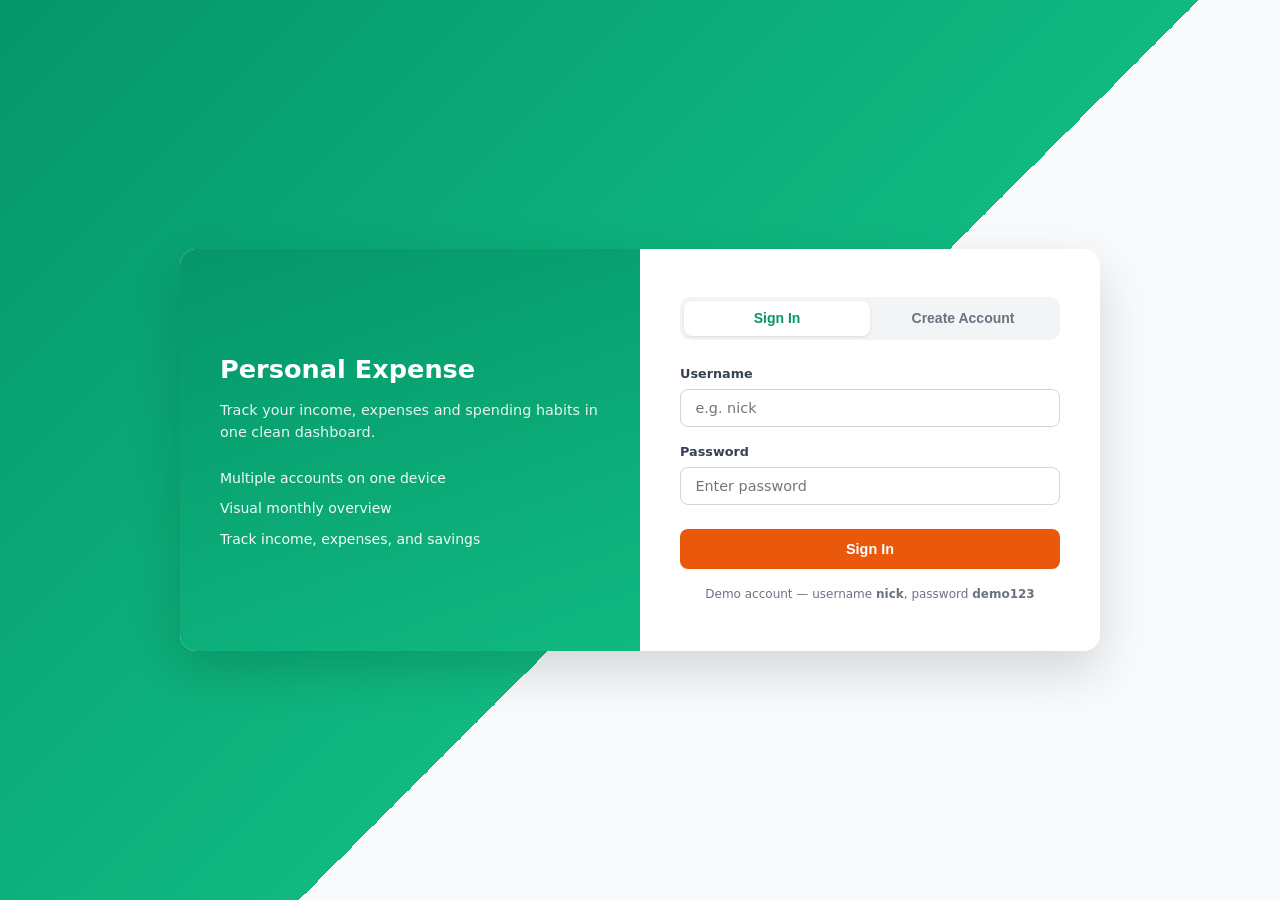
<file: Expense_Tracker_/index.html>
<!DOCTYPE html>
<html lang="en">

<head>
    <meta charset="UTF-8">
    <meta name="viewport" content="width=device-width, initial-scale=1.0">
    <title>Personal Expense Tracker</title>
    <link rel="stylesheet" href="style.css">
</head>

<body>
    <div class="header">
        <h1 id="greeting">Good Morning!</h1>
        <div class="header-controls">
            <select class="dropdown" id="headerPeriod">
                <option value="daily">Daily</option>
                <option value="weekly">Weekly</option>
                <option value="monthly" selected>Monthly</option>
            </select>

            <label class="date-picker">
                <input type="date" id="refDate">
            </label>

            <div class="user-menu">
                <div class="user-avatar" id="userAvatar">N</div>
                <div class="user-dropdown" id="userDropdown">
                    <div class="user-dropdown-name" id="userDropdownName">Nick Kenter</div>
                    <button id="logoutBtn">Log out</button>
                </div>
            </div>
        </div>
    </div>

    <div class="main-content">
        <div class="budget-alert" id="budgetAlert" role="alert">
            <span id="budgetAlertText"></span>
            <button class="budget-alert-close" id="budgetAlertClose" aria-label="Dismiss">Close</button>
        </div>

        <div class="dashboard-grid">
            <div class="card">
                <div class="card-header">
                    <h3 class="card-title">Monthly Income</h3>
                </div>
                <div class="amount income-amount" id="incomeAmount">৳0.00</div>
                <div class="change" id="incomeChange">
                    <span>vs Last month</span>
                </div>
            </div>

            <div class="card">
                <div class="card-header">
                    <h3 class="card-title">Monthly Expenses</h3>
                </div>
                <div class="amount expense-amount" id="expenseAmount">৳0.00</div>
                <div class="change" id="expenseChange">
                    <span>vs Last month</span>
                </div>
            </div>

            <div class="card">
                <div class="card-header">
                    <h3 class="card-title">Monthly Savings</h3>
                </div>
                <div class="amount savings-amount" id="savingsAmount">৳0.00</div>
                <div class="change savings-change" id="savingsChange">
                    <span>set aside this month</span>
                </div>
            </div>

            <div class="card my-card">
                <div class="card-header">
                    <h3 class="card-title">My Card</h3>
                </div>
                <div style="font-size: 0.75rem; opacity: 0.8; margin-bottom: 1rem;">Linked to your primary wallet</div>

                <div class="card-number">5435 2735 0037 0015</div>
                <div class="card-holder" id="cardHolder">Person</div>

                <div class="spending-section">
                    <div style="margin-bottom: 0.5rem; font-size: 0.875rem; opacity: 0.9;">Spending Limit</div>
                    <div class="spending-limit" id="spendingLimitText">৳4,645.00</div>
                    <div class="spending-used" id="spendingUsedText">used from ৳12,645.00</div>
                    <div class="progress-bar">
                        <div class="progress-fill" id="progressFill"></div>
                    </div>
                </div>
            </div>

        </div>

        <div class="chart-section">
            <div class="card">
                <div class="card-header">
                    <h3 class="card-title">Income vs Expenses</h3>
                    <div style="display: flex; gap: 1rem; ">
                        <div class="dropdown" id="chartYearLabel">Yearly</div>
                    </div>
                </div>

                <div class="chart-container" id="chartContainer">
                    <!-- bars injected by script.js -->
                </div>

                <div class="chart-labels" id="chartLabels"></div>
                <div class="chart-legend" aria-label="Chart legend">
                    <span>Income</span>
                    <span>Expenses</span>
                </div>
            </div>

            <div class="card">
                <div class="card-header">
                    <h3 class="card-title">All Expenses</h3>
                </div>

                <div style="font-size: 0.75rem; color: #6b7280; margin-bottom: 1rem;">Spending breakdown by category
                </div>

                <div class="expenses-breakdown">
                    <div class="total-expenses" id="allExpensesTotal">৳0.00</div>

                    <div class="period-tabs" id="periodTabs">
                        <span class="period-tab" data-period="daily">Daily</span>
                        <span class="period-tab" data-period="weekly">Weekly</span>
                        <span class="period-tab active" data-period="monthly">Monthly</span>
                    </div>

                    <div class="period-amounts">
                        <span>Daily</span>
                        <span>Weekly</span>
                        <span>Monthly</span>
                    </div>

                    <div class="period-values">
                        <span id="dailyValue">৳0</span>
                        <span id="weeklyValue">৳0</span>
                        <span id="monthlyValue">৳0</span>
                    </div>

                    <div class="color-bar"></div>

                    <div class="expense-categories">
                        <ul class="expense-categories" id="categoryList">
                            <!-- injected by script.js -->
                        </ul>
                    </div>
                </div>
            </div>
        </div>

        <div class="card transactions-section">
            <div class="card-header">
                <h3 class="card-title">Recent Transactions</h3>
                <div class="filters">
                    <button class="filter-btn" id="sortBtn">
                        Sort
                    </button>
                    <div class="filter-wrap">
                        <button class="filter-btn" id="filterBtn">
                            Filter
                        </button>
                        <div class="filter-panel" id="filterPanel">
                            <label>Type</label>
                            <select id="filterType">
                                <option value="all">All</option>
                                <option value="income">Income</option>
                                <option value="expense">Expense</option>
                                <option value="saving">Savings</option>
                            </select>
                            <label>Category</label>
                            <select id="filterCategory">
                                <option value="all">All</option>
                            </select>
                            <button class="auth-submit-btn" id="applyFilterBtn">Apply</button>
                            <button class="filter-clear-btn" id="clearFilterBtn">Clear filter</button>
                        </div>
                    </div>
                </div>
            </div>

            <table class="transactions-table">
                <thead>
                    <tr>
                        <th>Date</th>
                        <th>Category</th>
                        <th>Amount</th>
                        <th>Status</th>
                        <th>Action</th>
                    </tr>
                </thead>

                <tbody id="transactionsBody">
                    <!-- injected by script.js -->
                </tbody>
            </table>
            <p class="empty-state" id="emptyState" style="display:none;"></p>
        </div>

    </div>

    <!-- Floating action buttons -->
    <div class="fab-wrap">
        <div class="fab-menu" id="fabMenu">
            <button data-type="income">Add Income</button>
            <button data-type="expense">Add Expense</button>
            <button data-type="saving">Add Savings</button>
        </div>
        <button class="fab fab-add" id="fabAdd">Add</button>
        <button class="fab fab-logout" id="fabLogout" title="Log out">Log out</button>
    </div>

    <!-- Add Income Modal -->
    <div class="modal-overlay" id="incomeModal">
        <div class="modal">
            <div class="modal-header">
                <h3>Add Income</h3>
                <button class="modal-close" data-close="incomeModal">Close</button>
            </div>
            <form id="incomeForm">
                <label>Amount</label>
                <input type="number" step="0.01" min="0.01" id="incomeAmountInput" placeholder="Enter amount" required>

                <label>Category</label>
                <select id="incomeCategory" required>
                    <option value="" disabled selected>Select category</option>
                    <option>Salary</option>
                    <option>Freelance</option>
                    <option>Investment</option>
                    <option>Gift</option>
                    <option>Other</option>
                </select>

                <label>Description</label>
                <input type="text" id="incomeDescription" placeholder="Enter description">

                <label>Date</label>
                <input type="date" id="incomeDate" required>

                <div class="modal-actions">
                    <button type="button" class="modal-cancel-btn" data-close="incomeModal">Cancel</button>
                    <button type="submit" class="modal-save-btn">Add Income</button>
                </div>
            </form>
        </div>
    </div>

    <!-- Add Expense Modal -->
    <div class="modal-overlay" id="expenseModal">
        <div class="modal">
            <div class="modal-header">
                <h3>Add Expense</h3>
                <button class="modal-close" data-close="expenseModal">Close</button>
            </div>
            <form id="expenseForm">
                <label>Amount</label>
                <input type="number" step="0.01" min="0.01" id="expenseAmountInput" placeholder="Enter amount" required>

                <label>Category</label>
                <select id="expenseCategory" required>
                    <option value="" disabled selected>Select category</option>
                    <option>Food & Health</option>
                    <option>Entertainments</option>
                    <option>Shopping</option>
                    <option>Investment</option>
                    <option>Transport</option>
                    <option>Subscription</option>
                    <option>Bills</option>
                    <option>Other</option>
                </select>

                <label>Description</label>
                <input type="text" id="expenseDescription" placeholder="Enter description">

                <label>Date</label>
                <input type="date" id="expenseDate" required>

                <div class="modal-actions">
                    <button type="button" class="modal-cancel-btn" data-close="expenseModal">Cancel</button>
                    <button type="submit" class="modal-save-btn">Add Expense</button>
                </div>
            </form>
        </div>
    </div>

    <!-- Add Savings Modal -->
    <div class="modal-overlay" id="savingModal">
        <div class="modal">
            <div class="modal-header">
                <h3>Add Savings</h3>
                <button class="modal-close" type="button" data-close="savingModal">Close</button>
            </div>
            <form id="savingForm">
                <label for="savingAmountInput">Amount</label>
                <input type="number" step="0.01" min="0.01" id="savingAmountInput" placeholder="Enter amount" required>

                <label for="savingCategory">Goal</label>
                <select id="savingCategory" required>
                    <option value="" disabled selected>Select a goal</option>
                    <option>Emergency fund</option>
                    <option>Travel</option>
                    <option>Education</option>
                    <option>Home</option>
                    <option>Other</option>
                </select>

                <label for="savingDescription">Description</label>
                <input type="text" id="savingDescription" placeholder="Optional note">

                <label for="savingDate">Date</label>
                <input type="date" id="savingDate" required>

                <div class="modal-actions">
                    <button type="button" class="modal-cancel-btn" data-close="savingModal">Cancel</button>
                    <button type="submit" class="modal-save-btn">Add Savings</button>
                </div>
            </form>
        </div>
    </div>

    <div class="toast" id="toast"></div>

    <script src="common.js"></script>
    <script src="script.js"></script>
</body>

</html>
</file>
<file: Expense_Tracker_/style.css>
*{
    margin: 0;
    padding: 0;
    box-sizing: border-box;
}

body {
    font-family: system-ui, -apple-system, BlinkMacSystemFont, 'Segoe UI', Roboto, Oxygen, Ubuntu, Cantarell, 'Open Sans', 'Helvetica Neue', sans-serif;
    background: #f8fafc;
    color: #1e293b;
    line-height: 1.5;
}

.header {
    background: white;
    padding: 1.5rem 2rem;
    border-bottom: 1px solid #e3e8f0;
    display: flex;
    justify-content: space-between;
    align-items: center;
}

.header h1 {
    font-size: 1.5rem;
    font-weight: 600;
    color: #1e293b;
}

.header-controls {
    display: flex;
    gap: 1rem;
    align-items: center;
}

.dropdown {
    position: relative;
    background: white;
    border: 1px solid #d1d5db;
    border-radius: 8px;
    padding: 0.5rem 1rem;
    font-size: 0.875rem;
    cursor: pointer;
}

.date-picker {
    background: white;
    border: 1px solid #d1d5db;
    border-radius: 8px;
    padding: 0.5rem 1rem;
    font-size: 0.875rem;
    display: flex;
    align-items: center;
    gap: 0.5rem;
}

.export-btn {
    background: #ea580c;
    color: white;
    border: none;
    border-radius: 8px;
    padding: 0.5rem 1rem;
    font-size: 0.875rem;
    display: flex;
    align-items: center;
    gap: 0.5rem;
    cursor: pointer;
    font-family: inherit;
    font-weight: 600;
    transition: background 0.15s ease, transform 0.15s ease;
}

.export-btn:hover {
    background: #c2410c;
    transform: translateY(-1px);
}

.main-content {
    padding: 2rem;
    max-width: 1400px;
    margin: 0 auto;
}

.dashboard-grid {
    display: grid;
    grid-template-columns: repeat(4, minmax(0, 1fr));
    gap: 1.25rem;
    margin-bottom: 2rem;
}

.card {
    background: white;
    border-radius: 12px;
    padding: 1.5rem;
    box-shadow: 0 1px 3px rgba(0,0,0,0.1);
    min-width: 0;
}

.card-header {
    display: flex;
    justify-content: space-between;
    align-items: center;
    margin-bottom: 1rem;
}

.card-title {
    font-size: 1rem;
    font-weight: 600;
    color: #374151;
}

.amount {
    font-size: 2rem;
    font-weight: 700;
    margin-bottom: 0.5rem;
}

.change {
    font-size: 0.875rem;
    color: rgb(89, 196, 89);
    display: flex;
    align-items: center;
    gap: 0.25rem;
}

.my-card {
    background: linear-gradient(135deg, #059669 0%, #10b981 100%);
    color: white;
    position: relative;
    overflow: hidden;
}

.my-card .card-title {
    color: white;
}

.card-number {
    font-size: 1.25rem;
    letter-spacing: 0.1rem;
    margin-bottom: 1rem;
    font-family: "Courier New", monospace;
}

.spending-section {
    margin-top: 2rem;
}

.spending-limit {
    font-size: 1.25em;
    font-weight: 700;
    color: #1e293b;
}

.spending-used {
    font-size: 0.875rem;
    color: #6b7280;
    margin-bottom: 0.5rem;
}

.my-card .spending-used {
    color: rgba(255, 255, 255, 0.85);
}

.progress-bar {
    height: 6px;
    background: #f3f4f6;
    border-radius: 3px;
    overflow: hidden;
}

.progress-fill {
    height: 100%;
    background: #ea580c;
    width: 37%;
    border-radius: 3px;
}

.chart-section {
    grid-column: 1 / -1;
    display: grid;
    grid-template-columns: 2fr 1fr;
    gap: 2rem;
}

.chart-container {
    height: 300px;
    position: relative;
    display: flex;
    align-items: end;
    justify-content: space-between;
    padding: 1rem;
    background: #f8fafc;
    border-radius: 8px;
    margin-top: 1rem;
}

.chart-bar {
    width: 40px;
    background: #e5e7eb;
    border-radius: 4px 4px 0 0;
    position: relative;
    display: flex;
    flex-direction: column;
    justify-content: end;
}

.chart-bar.active {
    background: linear-gradient(to top, #ea580c, #fb923c);
}

.chart-bar-income {
    background: #10b981;
    margin-bottom: 3px;
    border-radius: 4px;
}

.chart-bar-expense {
    background: #ea580c;
    border-radius: 4px;   
}

.chart-labels {
    display: flex;
    justify-content: space-between;
    margin-top: 1rem;
    font-size: 0.75rem;
    color: #6b7280;
}

.chart-legend {
    display: flex;
    justify-content: center;
    gap: 1.25rem;
    margin-top: 0.75rem;
    color: #6b7280;
    font-size: 0.75rem;
}

.chart-legend span {
    display: inline-flex;
    align-items: center;
    gap: 0.35rem;
}

.expenses-breakdown {
    margin-top: 1rem;
}

.total-expenses {
    font-size: 1.75rem;
    font-weight: 700;
    margin-bottom: 1rem;
}

.period-tabs {
    display: flex;
    gap: 2rem;
    margin-bottom: 1rem;
    font-size: 0.875rem;
}

.period-tab {
    color: #6b7280;
    cursor: pointer;
}

.period-tab.active {
    color: #1e293b;
    font-weight: 600;
}

.period-amounts {
    display: flex;
    justify-content: space-between;
    margin-bottom: 1rem;
    font-size: 0.875rem;
    color: #6b7280;
}

.period-values {
    display: flex;
    justify-content: space-between;
    font-size: 1rem;
    font-weight: 600;
    margin-bottom: 1rem;
}

.color-bar {
    height: 6px;
    border-radius: 3px;
    background: linear-gradient(to right, #ea580c, #f59e0b, #eab308, #10b981);
    margin-bottom: 1rem;
}

.expense-categories {
    list-style: none;
}

.expense-category {
    display: flex;
    justify-content: space-between;
    align-items: center;
    padding: 0.5rem 0;
    border-bottom: 1px solid #f3f4f6;
}

.category-info {
    display: flex;
    align-items: center;
}

.transactions-section {
    grid-column: 1 / -1;
    overflow-x: auto;
}

.section-header {
    display: flex;
    justify-content: space-between;
    align-items: center;
    margin-bottom: 1rem;
}

.filters {
    display: flex;
    gap: 1rem;
}

.filter-btn {
    background: white;
    border: 1px solid #d1d5db;
    border-radius: 8px;
    padding: 0.5rem 1rem;
    cursor: pointer;
    display: flex;
    align-items: center;
    gap: 0.5rem;
}


/* =========================================================
   Additions: header controls, user menu, floating buttons,
   modals, filter panel, toast, chart tooltip, empty state
   ========================================================= */

select.dropdown {
    appearance: none;
    -webkit-appearance: none;
    font-family: inherit;
    color: #1e293b;
}

.date-picker input[type="date"] {
    border: none;
    background: transparent;
    font-family: inherit;
    font-size: 0.875rem;
    color: #1e293b;
}

.date-picker input[type="date"]:focus {
    outline: none;
}

.income-amount { color: #059669; }
.expense-amount { color: #dc2626; }
.savings-amount { color: #7c3aed; }
.savings-change { color: #7c3aed; }

.card-holder {
    font-size: 0.9rem;
    font-weight: 600;
    opacity: 0.95;
}

/* ---------- user menu ---------- */

.user-menu {
    position: relative;
}

.user-avatar {
    width: 36px;
    height: 36px;
    border-radius: 50%;
    background: #059669;
    color: white;
    display: flex;
    align-items: center;
    justify-content: center;
    font-weight: 700;
    cursor: pointer;
    font-size: 0.9rem;
}

.user-dropdown {
    position: absolute;
    right: 0;
    top: calc(100% + 0.5rem);
    background: white;
    border-radius: 10px;
    box-shadow: 0 8px 24px rgba(0,0,0,0.15);
    padding: 0.75rem;
    min-width: 180px;
    display: none;
    z-index: 40;
}

.user-dropdown.show {
    display: block;
}

.user-dropdown-name {
    font-weight: 600;
    font-size: 0.875rem;
    margin-bottom: 0.5rem;
    padding-bottom: 0.5rem;
    border-bottom: 1px solid #f3f4f6;
}

.user-dropdown button {
    width: 100%;
    background: none;
    border: none;
    text-align: left;
    padding: 0.4rem 0.25rem;
    font-size: 0.85rem;
    color: #dc2626;
    cursor: pointer;
    display: flex;
    align-items: center;
    gap: 0.5rem;
    border-radius: 6px;
}

.user-dropdown button:hover {
    background: #fef2f2;
}

/* ---------- floating action buttons ---------- */

.fab-wrap {
    position: fixed;
    right: 2rem;
    bottom: 2rem;
    display: flex;
    flex-direction: column;
    align-items: flex-end;
    gap: 0.75rem;
    z-index: 50;
}

.fab {
    width: 56px;
    height: 56px;
    border-radius: 50%;
    border: none;
    color: white;
    font-size: 1.25rem;
    cursor: pointer;
    box-shadow: 0 6px 16px rgba(0,0,0,0.2);
    display: flex;
    align-items: center;
    justify-content: center;
    transition: transform 0.15s ease;
}

.fab:hover {
    transform: scale(1.05);
}

.fab-add {
    background: #10b981;
}

.fab-logout {
    background: #ef4444;
    width: 44px;
    height: 44px;
    font-size: 1rem;
}

.fab-menu {
    display: none;
    flex-direction: column;
    gap: 0.5rem;
    background: white;
    border-radius: 12px;
    box-shadow: 0 8px 24px rgba(0,0,0,0.15);
    padding: 0.5rem;
    margin-bottom: 0.25rem;
}

.fab-menu.show {
    display: flex;
}

.fab-menu button {
    background: none;
    border: none;
    padding: 0.6rem 1rem;
    text-align: left;
    font-size: 0.875rem;
    font-weight: 600;
    color: #374151;
    border-radius: 8px;
    cursor: pointer;
    display: flex;
    align-items: center;
    gap: 0.6rem;
    white-space: nowrap;
}

.fab-menu button:hover {
    background: #f3f4f6;
}

/* ---------- modals ---------- */

.modal-overlay {
    display: none;
    position: fixed;
    inset: 0;
    background: rgba(15, 23, 42, 0.5);
    align-items: center;
    justify-content: center;
    z-index: 100;
}

.modal-overlay.show {
    display: flex;
}

.modal {
    background: white;
    border-radius: 14px;
    padding: 1.75rem;
    width: 420px;
    max-width: 90vw;
    box-shadow: 0 20px 50px rgba(0,0,0,0.25);
}

.modal-header {
    display: flex;
    justify-content: space-between;
    align-items: center;
    margin-bottom: 1.25rem;
}

.modal-header h3 {
    font-size: 1.15rem;
    font-weight: 700;
}

.modal-close {
    background: none;
    border: none;
    color: #9ca3af;
    font-size: 1rem;
    cursor: pointer;
}

.modal form {
    display: flex;
    flex-direction: column;
}

.modal label {
    font-size: 0.8rem;
    font-weight: 600;
    color: #374151;
    margin-top: 0.9rem;
    margin-bottom: 0.35rem;
}

.modal label:first-of-type {
    margin-top: 0;
}

.modal input,
.modal select {
    border: 1px solid #d1d5db;
    border-radius: 8px;
    padding: 0.6rem 0.8rem;
    font-size: 0.875rem;
    font-family: inherit;
}

.modal input:focus,
.modal select:focus {
    outline: none;
    border-color: #10b981;
    box-shadow: 0 0 0 3px rgba(16, 185, 129, 0.15);
}

.modal-actions {
    display: flex;
    justify-content: flex-end;
    gap: 0.75rem;
    margin-top: 1.5rem;
}

.modal-cancel-btn {
    background: white;
    border: 1px solid #d1d5db;
    border-radius: 8px;
    padding: 0.55rem 1.1rem;
    font-size: 0.875rem;
    cursor: pointer;
    color: #374151;
}

.modal-save-btn {
    background: #2563eb;
    color: white;
    border: none;
    border-radius: 8px;
    padding: 0.55rem 1.1rem;
    font-size: 0.875rem;
    font-weight: 600;
    cursor: pointer;
}

.modal-save-btn:hover {
    background: #1d4ed8;
}

/* ---------- filter panel ---------- */

.filter-wrap {
    position: relative;
}

.filter-panel {
    display: none;
    position: absolute;
    right: 0;
    top: calc(100% + 0.5rem);
    background: white;
    border-radius: 10px;
    box-shadow: 0 8px 24px rgba(0,0,0,0.15);
    padding: 1rem;
    width: 220px;
    flex-direction: column;
    z-index: 40;
}

.filter-panel.show {
    display: flex;
}

.filter-panel label {
    font-size: 0.75rem;
    font-weight: 600;
    color: #374151;
    margin-top: 0.6rem;
    margin-bottom: 0.3rem;
}

.filter-panel label:first-child {
    margin-top: 0;
}

.filter-panel select {
    border: 1px solid #d1d5db;
    border-radius: 6px;
    padding: 0.4rem 0.5rem;
    font-size: 0.8rem;
}

.filter-panel .auth-submit-btn {
    margin-top: 1rem;
    padding: 0.5rem;
    font-size: 0.8rem;
}

.filter-clear-btn {
    margin-top: 0.5rem;
    background: none;
    border: none;
    color: #6b7280;
    font-size: 0.75rem;
    cursor: pointer;
    text-decoration: underline;
}

/* ---------- chart tooltip ---------- */

.chart-tooltip {
    position: absolute;
    top: -55px;
    left: 50%;
    transform: translate(-50%);
    background: white;
    padding: 0.4rem 0.6rem;
    border-radius: 6px;
    box-shadow: 0 2px 8px rgba(0,0,0,0.15);
    font-size: 0.7rem;
    white-space: nowrap;
    z-index: 5;
    opacity: 0;
    pointer-events: none;
    transition: opacity 0.15s ease;
}

.chart-bar:hover .chart-tooltip,
.chart-bar.active .chart-tooltip {
    opacity: 1;
}

/* ---------- misc ---------- */

.empty-state {
    text-align: center;
    color: #9ca3af;
    font-size: 0.875rem;
    padding: 2rem 0;
}

.action-btn {
    background: none;
    border: none;
    color: #9ca3af;
    cursor: pointer;
    padding: 0.35rem;
    border-radius: 6px;
}

.action-btn:hover {
    background: #fef2f2;
    color: #dc2626;
}

.status-success {
    background: #ecfdf5;
    color: #059669;
    font-size: 0.75rem;
    font-weight: 600;
    padding: 0.2rem 0.6rem;
    border-radius: 20px;
}

.transactions-table {
    width: 100%;
    border-collapse: collapse;
    margin-top: 1rem;
}

.transactions-table th {
    text-align: left;
    font-size: 0.75rem;
    color: #6b7280;
    padding: 0.6rem 0.5rem;
    border-bottom: 1px solid #f3f4f6;
}

.transactions-table td {
    padding: 0.75rem 0.5rem;
    font-size: 0.875rem;
    border-bottom: 1px solid #f9fafb;
}

.budget-alert {
    display: none;
    align-items: center;
    gap: 0.75rem;
    background: #fef2f2;
    border: 1px solid #fecaca;
    color: #991b1b;
    padding: 0.85rem 1.25rem;
    border-radius: 10px;
    font-size: 0.9rem;
    font-weight: 500;
    margin-bottom: 1.25rem;
}

.budget-alert.show {
    display: flex;
}

.budget-alert span {
    flex: 1;
}

.budget-alert-close {
    background: none;
    border: none;
    color: #991b1b;
    font-size: 1.25rem;
    line-height: 1;
    cursor: pointer;
    padding: 0 0.25rem;
}

.toast {
    position: fixed;
    left: 50%;
    bottom: 2rem;
    transform: translate(-50%, 20px);
    background: #1e293b;
    color: white;
    padding: 0.75rem 1.5rem;
    border-radius: 8px;
    font-size: 0.875rem;
    opacity: 0;
    pointer-events: none;
    transition: all 0.25s ease;
    z-index: 200;
}

.toast.show {
    opacity: 1;
    transform: translate(-50%, 0);
}

@media (max-width: 1180px) {
    .dashboard-grid {
        grid-template-columns: repeat(2, minmax(0, 1fr));
    }
}

@media (max-width: 900px) {
    .dashboard-grid,
    .chart-section {
        grid-template-columns: 1fr;
    }
    .header {
        flex-wrap: wrap;
        gap: 0.75rem;
    }
    .header-controls {
        width: 100%;
        flex-wrap: wrap;
    }
}
</file>
<file: Expense_Tracker_/login.css>
.auth-body {
    min-height: 100vh;
    display: flex;
    align-items: center;
    justify-content: center;
    background: linear-gradient(135deg, #059669 0%, #10b981 55%, #f8fafc 55%);
    padding: 2rem;
}

.auth-wrapper {
    display: grid;
    grid-template-columns: 1fr 1fr;
    max-width: 920px;
    width: 100%;
    background: white;
    border-radius: 16px;
    overflow: hidden;
    box-shadow: 0 20px 50px rgba(0, 0, 0, 0.15);
}

.auth-brand {
    background: linear-gradient(160deg, #059669 0%, #10b981 100%);
    color: white;
    padding: 3rem 2.5rem;
    display: flex;
    flex-direction: column;
    justify-content: center;
}

.auth-brand h1 {
    font-size: 1.6rem;
    margin-bottom: 0.75rem;
}

.auth-brand p {
    font-size: 0.9rem;
    opacity: 0.9;
    margin-bottom: 1.5rem;
}

.auth-brand-points {
    list-style: none;
    display: flex;
    flex-direction: column;
    gap: 0.6rem;
    font-size: 0.875rem;
}

.auth-brand-points li {
    display: flex;
    align-items: center;
    gap: 0.5rem;
    opacity: 0.95;
}

.auth-card {
    padding: 3rem 2.5rem;
    display: flex;
    flex-direction: column;
}

.auth-tabs {
    display: flex;
    background: #f3f4f6;
    border-radius: 10px;
    padding: 4px;
    margin-bottom: 1.5rem;
}

.auth-tab {
    flex: 1;
    border: none;
    background: transparent;
    padding: 0.6rem;
    font-size: 0.875rem;
    font-weight: 600;
    color: #6b7280;
    border-radius: 8px;
    cursor: pointer;
    transition: all 0.15s ease;
}

.auth-tab.active {
    background: white;
    color: #059669;
    box-shadow: 0 1px 3px rgba(0, 0, 0, 0.1);
}

.auth-form {
    display: flex;
    flex-direction: column;
}

.auth-form.hidden {
    display: none;
}

.auth-form label {
    font-size: 0.8rem;
    font-weight: 600;
    color: #374151;
    margin-bottom: 0.35rem;
    margin-top: 0.9rem;
}

.auth-form label:first-child {
    margin-top: 0;
}

.auth-form input {
    border: 1px solid #d1d5db;
    border-radius: 8px;
    padding: 0.65rem 0.9rem;
    font-size: 0.9rem;
    font-family: inherit;
}

.auth-form input:focus {
    outline: none;
    border-color: #10b981;
    box-shadow: 0 0 0 3px rgba(16, 185, 129, 0.15);
}

.auth-submit-btn {
    margin-top: 1.5rem;
    background: #ea580c;
    color: white;
    border: none;
    border-radius: 8px;
    padding: 0.75rem;
    font-size: 0.9rem;
    font-weight: 600;
    cursor: pointer;
    transition: background 0.15s ease;
}

.auth-submit-btn:hover {
    background: #c2470a;
}

.auth-error {
    display: none;
    background: #fef2f2;
    color: #b91c1c;
    border: 1px solid #fecaca;
    padding: 0.6rem 0.8rem;
    border-radius: 8px;
    font-size: 0.8rem;
    margin-bottom: 1rem;
}

.auth-error.show {
    display: block;
}

.auth-success {
    display: none;
    background: #ecfdf5;
    color: #047857;
    border: 1px solid #a7f3d0;
    padding: 0.6rem 0.8rem;
    border-radius: 8px;
    font-size: 0.8rem;
    margin-bottom: 1rem;
}

.auth-success.show {
    display: block;
}

.auth-demo-hint {
    margin-top: 1rem;
    font-size: 0.75rem;
    color: #6b7280;
    text-align: center;
}

@media (max-width: 760px) {
    .auth-wrapper {
        grid-template-columns: 1fr;
    }

    .auth-brand {
        padding: 2rem;
    }
}
</file>
